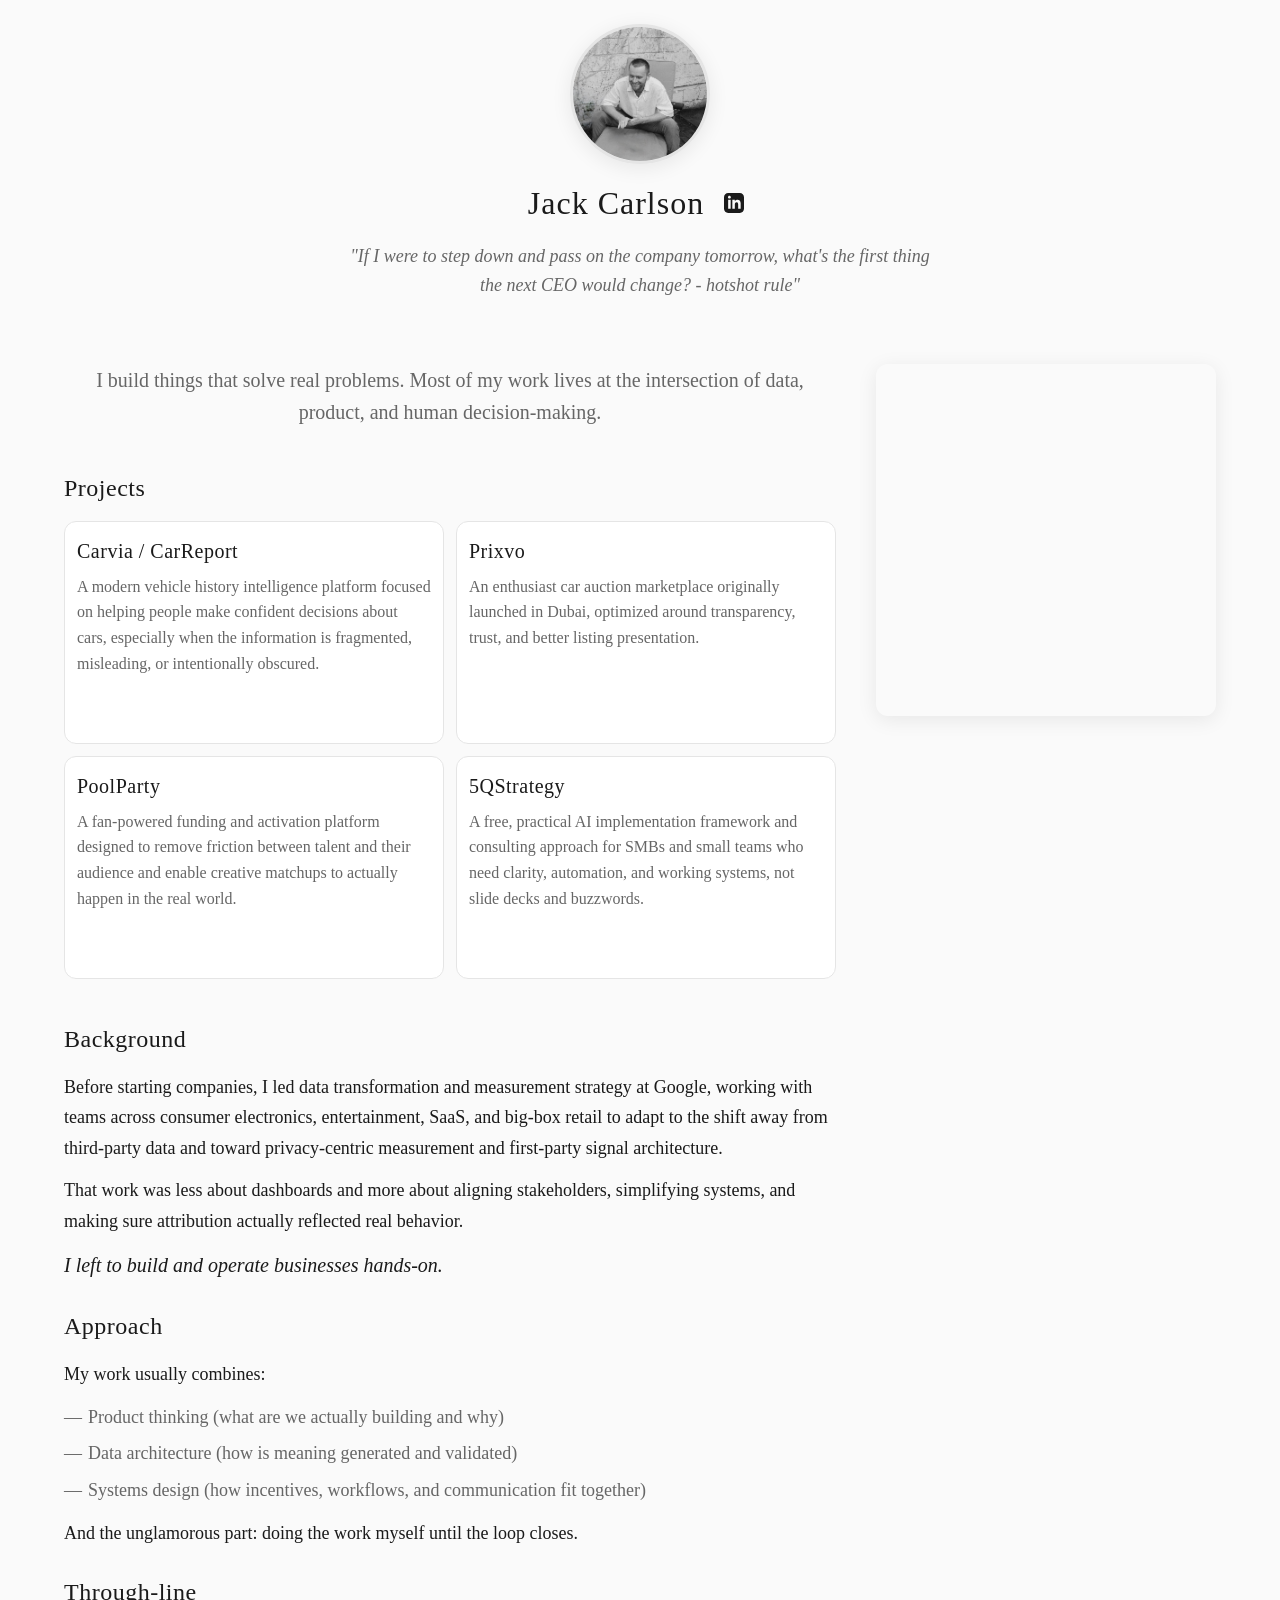
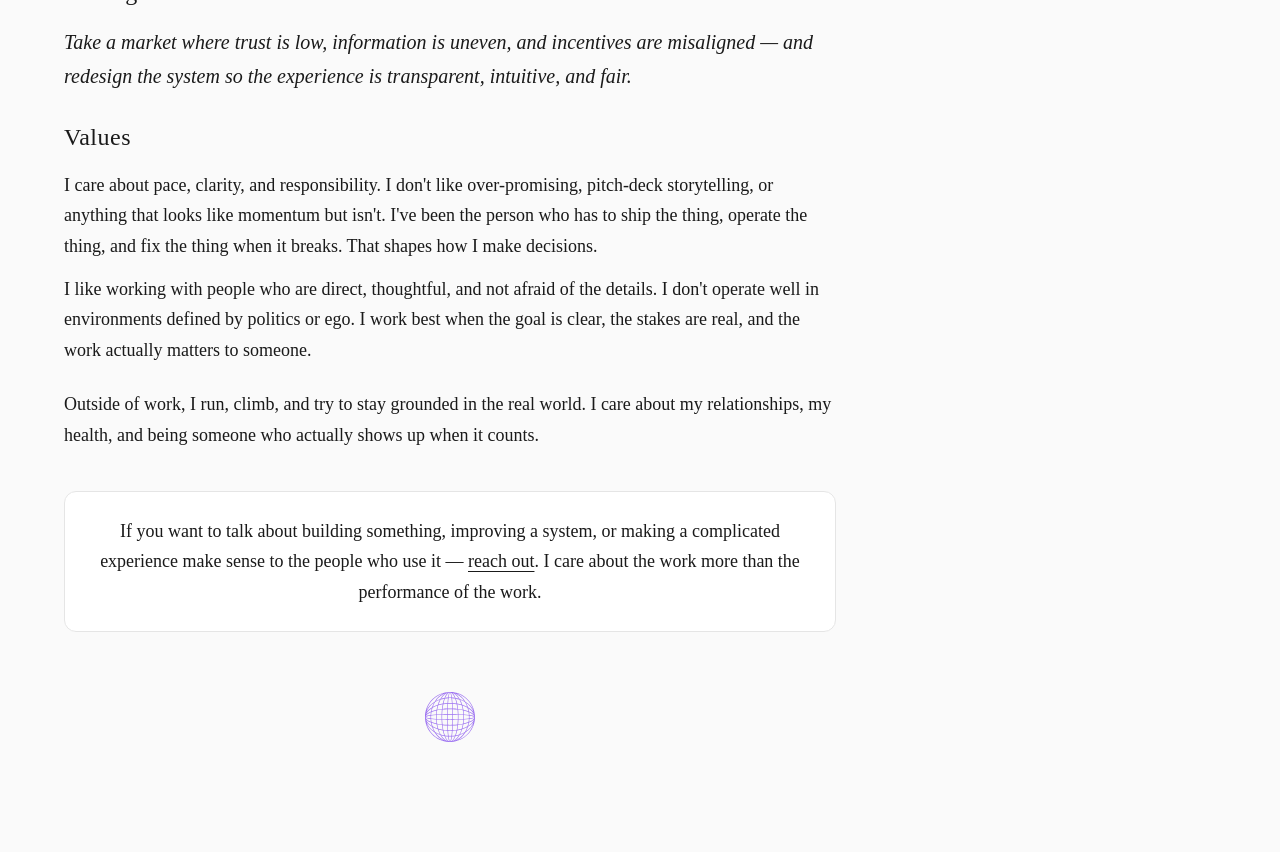
<file: index.html>
<!DOCTYPE html>
<html lang="en">
  <head>
    <!-- Google Tag Manager -->
    <script>(function(w,d,s,l,i){w[l]=w[l]||[];w[l].push({'gtm.start':
    new Date().getTime(),event:'gtm.js'});var f=d.getElementsByTagName(s)[0],
    j=d.createElement(s),dl=l!='dataLayer'?'&l='+l:'';j.async=true;j.src=
    'https://www.googletagmanager.com/gtm.js?id='+i+dl;f.parentNode.insertBefore(j,f);
    })(window,document,'script','dataLayer','GTM-PD54972R');</script>
    <!-- End Google Tag Manager -->
    <meta charset="UTF-8" />
    <meta name="viewport" content="width=device-width, initial-scale=1.0" />
    <title>Jack Carlson</title>
    <link rel="icon" type="image/png" href="favicon.png" />
    <link rel="stylesheet" href="styles.css" />
  </head>
  <body>
    <!-- Google Tag Manager (noscript) -->
    <noscript><iframe src="https://www.googletagmanager.com/ns.html?id=GTM-PD54972R"
    height="0" width="0" style="display:none;visibility:hidden"></iframe></noscript>
    <!-- End Google Tag Manager (noscript) -->
    <header>
      <div class="header-content">
        <img
          src="images/jack-headshot.jpg"
          alt="Jack Carlson"
          class="headshot"
        />
        <div class="header-text">
          <h1>Jack Carlson</h1>
          <a
            href="https://www.linkedin.com/in/jackyoungcarlson/"
            target="_blank"
            rel="noopener noreferrer"
            class="linkedin-link"
            aria-label="LinkedIn profile"
          >
            <svg
              xmlns="http://www.w3.org/2000/svg"
              width="20"
              height="20"
              viewBox="0 0 24 24"
              fill="currentColor"
              class="linkedin-icon"
            >
              <path
                d="M19 0h-14c-2.761 0-5 2.239-5 5v14c0 2.761 2.239 5 5 5h14c2.762 0 5-2.239 5-5v-14c0-2.761-2.238-5-5-5zm-11 19h-3v-11h3v11zm-1.5-12.268c-.966 0-1.75-.79-1.75-1.764s.784-1.764 1.75-1.764 1.75.79 1.75 1.764-.783 1.764-1.75 1.764zm13.5 12.268h-3v-5.604c0-3.368-4-3.113-4 0v5.604h-3v-11h3v1.765c1.396-2.586 7-2.777 7 2.476v6.759z"
              />
            </svg>
          </a>
        </div>
        <div class="quote-container">
          <p class="quote-text" id="quote-text"></p>
        </div>
      </div>
    </header>

    <main>
      <div class="content-wrapper">
        <div class="main-content">
          <section class="intro-section">
            <p class="intro-text">
              I build things that solve real problems. Most of my work lives at
              the intersection of data, product, and human decision-making.
            </p>
          </section>

          <section class="projects-gallery">
            <h2 class="section-title">Projects</h2>
            <div class="projects-grid">
              <article class="project-card">
                <div class="project-content">
                  <h3 class="project-title">
                    <a
                      href="https://carvia.ai"
                      target="_blank"
                      rel="noopener noreferrer"
                    >
                      Carvia / CarReport
                    </a>
                  </h3>
                  <p class="project-description">
                    A modern vehicle history intelligence platform focused on
                    helping people make confident decisions about cars,
                    especially when the information is fragmented, misleading,
                    or intentionally obscured.
                  </p>
                  <div class="project-link">
                    <a
                      href="https://carvia.ai"
                      target="_blank"
                      rel="noopener noreferrer"
                    >
                      Visit site →
                    </a>
                  </div>
                </div>
              </article>

              <article class="project-card">
                <div class="project-content">
                  <h3 class="project-title">
                    <a
                      href="https://prixvo.com"
                      target="_blank"
                      rel="noopener noreferrer"
                    >
                      Prixvo
                    </a>
                  </h3>
                  <p class="project-description">
                    An enthusiast car auction marketplace originally launched in
                    Dubai, optimized around transparency, trust, and better
                    listing presentation.
                  </p>
                  <div class="project-link">
                    <a
                      href="https://prixvo.com"
                      target="_blank"
                      rel="noopener noreferrer"
                    >
                      Visit site →
                    </a>
                  </div>
                </div>
              </article>

              <article class="project-card">
                <div class="project-content">
                  <h3 class="project-title">
                    <a
                      href="https://gopoolparty.com"
                      target="_blank"
                      rel="noopener noreferrer"
                    >
                      PoolParty
                    </a>
                  </h3>
                  <p class="project-description">
                    A fan-powered funding and activation platform designed to
                    remove friction between talent and their audience and enable
                    creative matchups to actually happen in the real world.
                  </p>
                  <div class="project-link">
                    <a
                      href="https://gopoolparty.com"
                      target="_blank"
                      rel="noopener noreferrer"
                    >
                      Visit site →
                    </a>
                  </div>
                </div>
              </article>

              <article class="project-card">
                <div class="project-content">
                  <h3 class="project-title">
                    <a
                      href="https://5qstrategy.com"
                      target="_blank"
                      rel="noopener noreferrer"
                    >
                      5QStrategy
                    </a>
                  </h3>
                  <p class="project-description">
                    A free, practical AI implementation framework and consulting
                    approach for SMBs and small teams who need clarity,
                    automation, and working systems, not slide decks and
                    buzzwords.
                  </p>
                  <div class="project-link">
                    <a
                      href="https://5qstrategy.com"
                      target="_blank"
                      rel="noopener noreferrer"
                    >
                      Visit site →
                    </a>
                  </div>
                </div>
              </article>
            </div>
          </section>

          <section class="about-section">
            <div class="about-content">
              <div class="about-block">
                <h2 class="section-title">Background</h2>
                <p>
                  Before starting companies, I led data transformation and
                  measurement strategy at Google, working with teams across
                  consumer electronics, entertainment, SaaS, and big-box retail
                  to adapt to the shift away from third-party data and toward
                  privacy-centric measurement and first-party signal
                  architecture.
                </p>
                <p>
                  That work was less about dashboards and more about aligning
                  stakeholders, simplifying systems, and making sure attribution
                  actually reflected real behavior.
                </p>
                <p class="emphasis">
                  I left to build and operate businesses hands-on.
                </p>
              </div>

              <div class="about-block">
                <h2 class="section-title">Approach</h2>
                <p>My work usually combines:</p>
                <ul>
                  <li>
                    Product thinking (what are we actually building and why)
                  </li>
                  <li>
                    Data architecture (how is meaning generated and validated)
                  </li>
                  <li>
                    Systems design (how incentives, workflows, and communication
                    fit together)
                  </li>
                </ul>
                <p>
                  And the unglamorous part: doing the work myself until the loop
                  closes.
                </p>
              </div>

              <div class="about-block">
                <h2 class="section-title">Through-line</h2>
                <p class="emphasis">
                  Take a market where trust is low, information is uneven, and
                  incentives are misaligned — and redesign the system so the
                  experience is transparent, intuitive, and fair.
                </p>
              </div>

              <div class="about-block">
                <h2 class="section-title">Values</h2>
                <p>
                  I care about pace, clarity, and responsibility. I don't like
                  over-promising, pitch-deck storytelling, or anything that
                  looks like momentum but isn't. I've been the person who has to
                  ship the thing, operate the thing, and fix the thing when it
                  breaks. That shapes how I make decisions.
                </p>
                <p>
                  I like working with people who are direct, thoughtful, and not
                  afraid of the details. I don't operate well in environments
                  defined by politics or ego. I work best when the goal is
                  clear, the stakes are real, and the work actually matters to
                  someone.
                </p>
              </div>

              <div class="about-block">
                <p>
                  Outside of work, I run, climb, and try to stay grounded in the
                  real world. I care about my relationships, my health, and
                  being someone who actually shows up when it counts.
                </p>
              </div>
            </div>
          </section>

          <section class="contact-section">
            <p>
              If you want to talk about building something, improving a system,
              or making a complicated experience make sense to the people who
              use it —
              <a href="mailto:me@jackyoungcarlson.com">reach out</a>. I care
              about the work more than the performance of the work.
            </p>
          </section>

          <div class="logo-container">
            <img src="images/logo.svg" alt="Logo" class="logo" />
          </div>
        </div>

        <aside class="spotify-sidebar">
          <div class="spotify-player">
            <iframe
              data-testid="embed-iframe"
              style="border-radius: 12px"
              src="https://open.spotify.com/embed/playlist/7G6Olj6FdabKcpLM0HSKh6?utm_source=generator&theme=0"
              width="100%"
              height="352"
              frameborder="0"
              allowfullscreen=""
              allow="autoplay; clipboard-write; encrypted-media; fullscreen; picture-in-picture"
              loading="lazy"
            ></iframe>
          </div>
        </aside>
      </div>
    </main>

    <script>
      const quotes = [
        "A fool and his money are soon parted.",
        "It's in all the slimming magazines",
        "Once we get 1 million in sales let's get matching Ferraris",
        "Great art doesn't follow tastes it stretches them",
        "The most important pieces of storytelling: intention and obstacle and have stakes if they don't know what's at stake they won't be interested",
        "The best pizza is the one you have",
        "Winners simply do what losers aren't willing to do",
        "If I were to step down and pass on the company tomorrow, what's the first thing the next CEO would change? - hotshot rule",
        "About whose opinion do I care?",
        "Get in get it done get it done right and get out",
        "People think I'm a gambler. I've never gambled in my life. To me, a gambler is someone who plays slot machines. I prefer to own the slot machines. It's very good business being the house.",
        "First last, best worst, weirdest",
        "How do we make sharing an integral part of our product?",
        "Write your story, then make it happen",
        "The only good positioning is counter positioning",
        "Life is suffering, find the thing worth suffering for",
        "Nature optimizes for the whole",
        "Shake em, this pissing contest is over",
      ];

      let currentQuoteIndex = -1;

      function getRandomQuote() {
        let newIndex;
        do {
          newIndex = Math.floor(Math.random() * quotes.length);
        } while (newIndex === currentQuoteIndex && quotes.length > 1);
        currentQuoteIndex = newIndex;
        return quotes[newIndex];
      }

      function showQuote() {
        const quoteElement = document.getElementById("quote-text");
        quoteElement.style.opacity = "0";
        quoteElement.style.transform = "translateY(10px)";

        setTimeout(() => {
          const quote = getRandomQuote();
          quoteElement.textContent = `"${quote}"`;
          quoteElement.style.opacity = "1";
          quoteElement.style.transform = "translateY(0)";
        }, 300);
      }

      // Show initial quote
      document.addEventListener("DOMContentLoaded", () => {
        showQuote();
        // Change quote every 8 seconds
        setInterval(showQuote, 8000);
      });
    </script>
  </body>
</html>
</file>
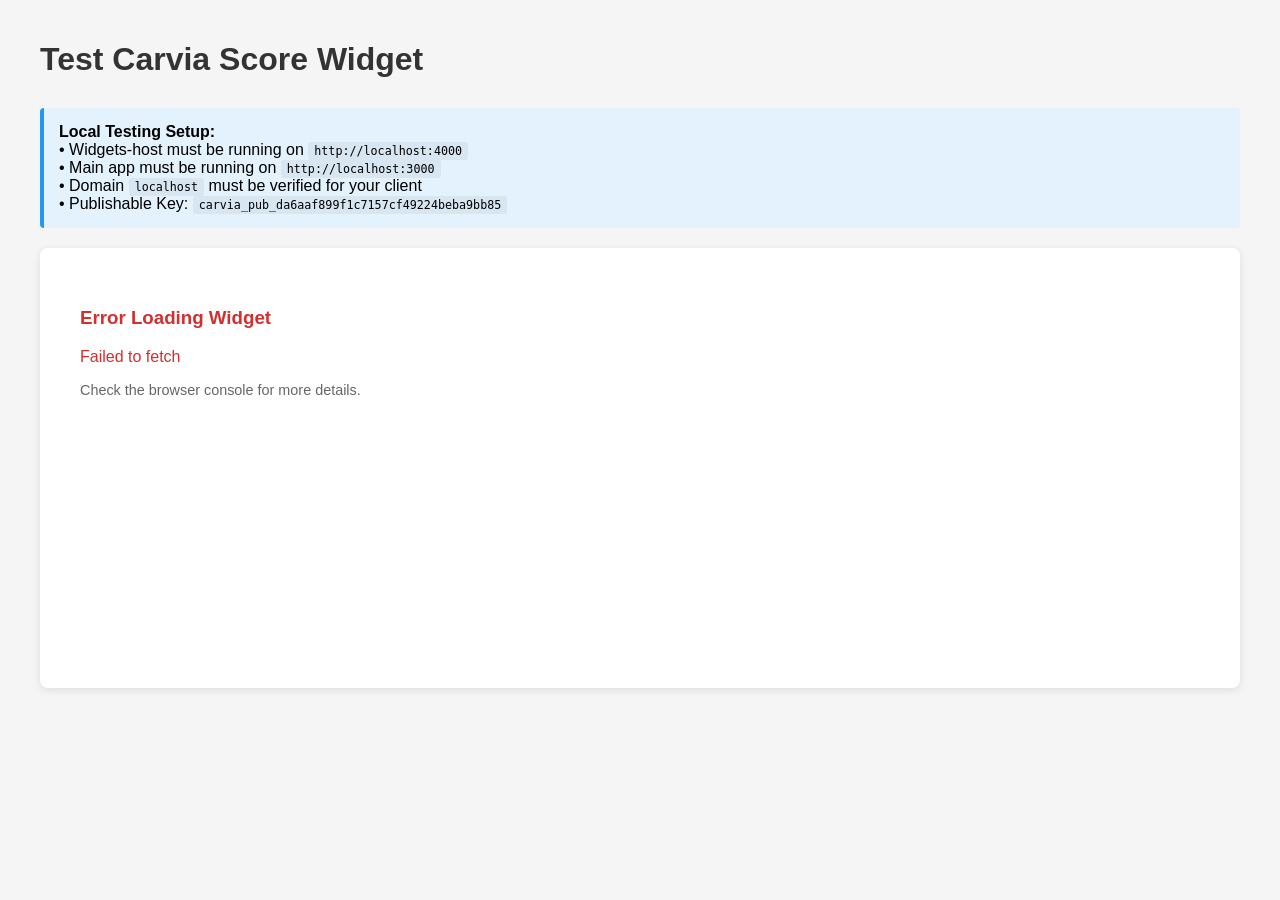
<file: carvia-widget-test.html>
<!DOCTYPE html>
<html>
  <head>
    <!-- Google Tag Manager -->
    <script>(function(w,d,s,l,i){w[l]=w[l]||[];w[l].push({'gtm.start':
    new Date().getTime(),event:'gtm.js'});var f=d.getElementsByTagName(s)[0],
    j=d.createElement(s),dl=l!='dataLayer'?'&l='+l:'';j.async=true;j.src=
    'https://www.googletagmanager.com/gtm.js?id='+i+dl;f.parentNode.insertBefore(j,f);
    })(window,document,'script','dataLayer','GTM-PD54972R');</script>
    <!-- End Google Tag Manager -->
    <title>Carvia Score Widget Test</title>
    <style>
      body {
        font-family: -apple-system, BlinkMacSystemFont, "Segoe UI", Roboto,
          Oxygen, Ubuntu, Cantarell, sans-serif;
        max-width: 1200px;
        margin: 0 auto;
        padding: 20px;
        background: #f5f5f5;
      }
      h1 {
        color: #333;
        margin-bottom: 30px;
      }
      #carvia-widget {
        background: white;
        border-radius: 8px;
        padding: 20px;
        box-shadow: 0 2px 8px rgba(0, 0, 0, 0.1);
        min-height: 400px;
      }
      .info {
        background: #e3f2fd;
        border-left: 4px solid #2196f3;
        padding: 15px;
        margin-bottom: 20px;
        border-radius: 4px;
      }
      .info code {
        background: rgba(0, 0, 0, 0.05);
        padding: 2px 6px;
        border-radius: 3px;
        font-size: 0.9em;
      }
    </style>
  </head>
  <body>
    <!-- Google Tag Manager (noscript) -->
    <noscript><iframe src="https://www.googletagmanager.com/ns.html?id=GTM-PD54972R"
    height="0" width="0" style="display:none;visibility:hidden"></iframe></noscript>
    <!-- End Google Tag Manager (noscript) -->
    <h1>Test Carvia Score Widget</h1>

    <div class="info">
      <strong>Local Testing Setup:</strong><br />
      • Widgets-host must be running on <code>http://localhost:4000</code><br />
      • Main app must be running on <code>http://localhost:3000</code><br />
      • Domain <code>localhost</code> must be verified for your client<br />
      • Publishable Key:
      <code>carvia_pub_da6aaf899f1c7157cf49224beba9bb85</code>
    </div>

    <div id="carvia-widget"></div>

    <!-- Use localhost SDK for local testing -->
    <script>
      // Inline SDK with localhost origin for local testing
      (function () {
        const W = (window.CarviaWidgets = window.CarviaWidgets || {});
        const instances = new Map();
        const ORIGIN = "http://localhost:4000"; // Local testing origin

        function createIframe(mountEl, url) {
          const f = document.createElement("iframe");
          f.src = url;
          f.loading = "lazy";
          f.title = "Carvia Widget";
          f.style.width = "100%";
          f.style.border = "0";
          f.style.display = "block";
          f.setAttribute(
            "sandbox",
            "allow-scripts allow-forms allow-same-origin"
          );
          mountEl.appendChild(f);
          return f;
        }

        async function exchangePK(publishableKey, widget) {
          // For file:// protocol, use localhost as fallback origin
          const origin = window.location.origin || "http://localhost";
          const res = await fetch(`${ORIGIN}/api/sessions-pk`, {
            method: "POST",
            headers: {
              "content-type": "application/json",
              Origin: origin, // Send current origin (or localhost fallback for file://)
            },
            body: JSON.stringify({ publishableKey, widget }),
          });
          if (!res.ok) {
            const errorText = await res.text();
            throw new Error(
              `session_exchange_failed: ${res.status} ${errorText}`
            );
          }
          return res.json();
        }

        function mount(selectorOrEl, opts) {
          const el =
            typeof selectorOrEl === "string"
              ? document.querySelector(selectorOrEl)
              : selectorOrEl;
          if (!el) throw new Error("mount_element_not_found");
          const { widget, publishableKey, inputs, onReady, onError } =
            opts || {};
          if (!widget || !publishableKey)
            throw new Error("missing_widget_or_key");

          const io = new IntersectionObserver(
            async (entries) => {
              if (!entries.some((e) => e.isIntersecting)) return;
              io.disconnect();
              try {
                console.log(
                  "[SDK] Exchanging publishable key for session token..."
                );
                const { iframeUrl } = await exchangePK(publishableKey, widget);
                console.log("[SDK] Got iframe URL:", iframeUrl);
                const fullUrl = `${ORIGIN}${iframeUrl}`;
                console.log("[SDK] Full iframe URL:", fullUrl);
                const f = createIframe(el, fullUrl);

                function onMessage(e) {
                  if (e.source !== f.contentWindow) return;
                  if (!e.data || e.data.__carvia !== true) return;
                  console.log("[SDK] Received message:", e.data.type);
                  if (e.data.type === "ready") {
                    console.log("[SDK] Widget ready, sending props:", inputs);
                    onReady && onReady();
                    f.contentWindow.postMessage(
                      {
                        __carvia: true,
                        type: "setProps",
                        payload: inputs || {},
                      },
                      "*"
                    );
                  } else if (e.data.type === "resize") {
                    f.style.height = (e.data.h || 0) + "px";
                  } else if (e.data.type === "error") {
                    console.error("[SDK] Widget error:", e.data.error);
                    onError && onError(e.data.error);
                  }
                }
                window.addEventListener("message", onMessage);
                instances.set(el, { f, onMessage });
              } catch (e) {
                console.error("[SDK] Mount error:", e);
                onError && onError(e);
              }
            },
            { rootMargin: "200px" }
          );

          io.observe(el);
        }

        function setProps(selectorOrEl, payload) {
          const el =
            typeof selectorOrEl === "string"
              ? document.querySelector(selectorOrEl)
              : selectorOrEl;
          const inst = [...instances.entries()].find(([k]) => k === el)?.[1];
          if (!inst) return;
          inst.f.contentWindow.postMessage(
            { __carvia: true, type: "setProps", payload },
            "*"
          );
        }

        function destroy(selectorOrEl) {
          const el =
            typeof selectorOrEl === "string"
              ? document.querySelector(selectorOrEl)
              : selectorOrEl;
          const inst = [...instances.entries()].find(([k]) => k === el)?.[1];
          if (!inst) return;
          window.removeEventListener("message", inst.onMessage);
          inst.f.remove();
          instances.delete(el);
        }

        W.mount = mount;
        W.setProps = setProps;
        W.destroy = destroy;
      })();
    </script>

    <script>
      // Mount the widget
      console.log("[Test] Mounting Carvia Score Widget...");
      CarviaWidgets.mount("#carvia-widget", {
        widget: "carvia-score-widget",
        publishableKey: "carvia_pub_da6aaf899f1c7157cf49224beba9bb85",
        inputs: {
          vin: "1HGCT1B86EA014310",
          mileage: 50000,
          listingPrice: 25000,
        },
        onReady: () => {
          console.log("[Test] Widget ready!");
        },
        onError: (err) => {
          console.error("[Test] Widget error:", err);
          document.getElementById("carvia-widget").innerHTML = `
            <div style="padding: 20px; color: #d32f2f;">
              <h3>Error Loading Widget</h3>
              <p>${err.message || err}</p>
              <p style="font-size: 0.9em; margin-top: 10px; color: #666;">
                Check the browser console for more details.
              </p>
            </div>
          `;
        },
      });
    </script>
  </body>
</html>
</file>
<file: styles.css>
* {
  margin: 0;
  padding: 0;
  box-sizing: border-box;
}

:root {
  --color-bg: #fafafa;
  --color-text: #1a1a1a;
  --color-text-light: #666;
  --color-border: #e5e5e5;
  --color-accent: #1a1a1a;
  --color-card-bg: #ffffff;
  --spacing-xs: 6px;
  --spacing-sm: 12px;
  --spacing-md: 24px;
  --spacing-lg: 40px;
  --spacing-xl: 60px;
  --border-radius: 12px;
  --transition: all 0.3s cubic-bezier(0.4, 0, 0.2, 1);
}

body {
  font-family: Georgia, "Times New Roman", serif;
  color: var(--color-text);
  background-color: var(--color-bg);
  line-height: 1.7;
  font-size: 18px;
  padding: 0;
  -webkit-font-smoothing: antialiased;
  -moz-osx-font-smoothing: grayscale;
}

/* Header */
header {
  padding: var(--spacing-md) var(--spacing-md);
  text-align: center;
  margin-bottom: var(--spacing-lg);
  animation: fadeInUp 0.8s ease-out;
}

.header-content {
  max-width: 600px;
  margin: 0 auto;
}

.headshot {
  width: 140px;
  height: 140px;
  border-radius: 50%;
  object-fit: cover;
  margin-bottom: var(--spacing-sm);
  display: block;
  margin-left: auto;
  margin-right: auto;
  border: 3px solid var(--color-border);
  transition: var(--transition);
  box-shadow: 0 4px 20px rgba(0, 0, 0, 0.08);
}

.headshot:hover {
  transform: scale(1.05);
  box-shadow: 0 8px 30px rgba(0, 0, 0, 0.12);
}

.header-text {
  display: flex;
  align-items: center;
  justify-content: center;
  gap: var(--spacing-sm);
}

h1 {
  font-size: 32px;
  font-weight: normal;
  letter-spacing: 1px;
  margin: 0;
  color: var(--color-text);
}

.linkedin-link {
  display: inline-flex;
  align-items: center;
  justify-content: center;
  width: 36px;
  height: 36px;
  border-radius: 50%;
  color: var(--color-text);
  text-decoration: none;
  transition: var(--transition);
  background: transparent;
}

.linkedin-link:hover {
  background: var(--color-border);
  transform: translateY(-2px);
}

.linkedin-icon {
  display: block;
}

/* Main */
main {
  max-width: 1200px;
  margin: 0 auto;
  padding: 0 var(--spacing-md) var(--spacing-xl);
}

.content-wrapper {
  display: flex;
  gap: var(--spacing-lg);
  align-items: flex-start;
}

.main-content {
  flex: 1;
  min-width: 0;
}

/* Intro Section */
.intro-section {
  margin-bottom: var(--spacing-lg);
  text-align: center;
  animation: fadeInUp 0.8s ease-out 0.2s both;
}

.intro-text {
  font-size: 20px;
  line-height: 1.6;
  color: var(--color-text-light);
  font-weight: 400;
}

/* Quote in Header */
.quote-container {
  margin-top: var(--spacing-sm);
  text-align: center;
  min-height: 40px;
  display: flex;
  align-items: center;
  justify-content: center;
}

.quote-text {
  font-size: 18px;
  font-style: italic;
  color: var(--color-text-light);
  line-height: 1.6;
  margin: 0;
  transition: opacity 0.3s ease, transform 0.3s ease;
}

/* Spotify Sidebar */
.spotify-sidebar {
  flex-shrink: 0;
  width: 340px;
  position: sticky;
  top: 20px;
  align-self: flex-start;
}

.spotify-player {
  width: 100%;
  border-radius: var(--border-radius);
  overflow: hidden;
  box-shadow: 0 4px 20px rgba(0, 0, 0, 0.08);
  transition: var(--transition);
}

.spotify-player:hover {
  box-shadow: 0 8px 30px rgba(0, 0, 0, 0.12);
  transform: translateY(-2px);
}

.spotify-player iframe {
  display: block;
  width: 100%;
  border: none;
}

/* Section Titles */
.section-title {
  font-size: 24px;
  font-weight: normal;
  letter-spacing: 0.5px;
  margin-bottom: var(--spacing-sm);
  color: var(--color-text);
}

/* Projects Gallery */
.projects-gallery {
  margin-bottom: var(--spacing-lg);
  animation: fadeInUp 0.8s ease-out 0.3s both;
}

.projects-grid {
  display: grid;
  grid-template-columns: repeat(auto-fit, minmax(280px, 1fr));
  gap: var(--spacing-sm);
  margin-top: var(--spacing-sm);
}

.project-card {
  background: var(--color-card-bg);
  border: 1px solid var(--color-border);
  border-radius: var(--border-radius);
  padding: var(--spacing-sm);
  transition: var(--transition);
  position: relative;
  overflow: hidden;
  animation: fadeInUp 0.6s ease-out both;
  cursor: pointer;
}

.project-card:nth-child(1) {
  animation-delay: 0.4s;
}

.project-card:nth-child(2) {
  animation-delay: 0.5s;
}

.project-card:nth-child(3) {
  animation-delay: 0.6s;
}

.project-card:nth-child(4) {
  animation-delay: 0.7s;
}

.project-card::before {
  content: '';
  position: absolute;
  top: 0;
  left: 0;
  right: 0;
  height: 3px;
  background: linear-gradient(90deg, var(--color-accent), transparent);
  transform: scaleX(0);
  transform-origin: left;
  transition: transform 0.4s cubic-bezier(0.4, 0, 0.2, 1);
}

.project-card:hover {
  transform: translateY(-4px);
  box-shadow: 0 12px 40px rgba(0, 0, 0, 0.1);
  border-color: var(--color-accent);
}

.project-card:hover::before {
  transform: scaleX(1);
}

.project-content {
  position: relative;
  z-index: 1;
}

.project-title {
  font-size: 20px;
  font-weight: normal;
  margin-bottom: var(--spacing-xs);
  letter-spacing: 0.5px;
}

.project-title a {
  color: var(--color-text);
  text-decoration: none;
  transition: var(--transition);
}

.project-card:hover .project-title a {
  color: var(--color-accent);
}

.project-description {
  color: var(--color-text-light);
  font-size: 16px;
  line-height: 1.6;
  margin-bottom: var(--spacing-sm);
}

.project-link {
  margin-top: var(--spacing-md);
  opacity: 0;
  transform: translateY(8px);
  transition: var(--transition);
}

.project-card:hover .project-link {
  opacity: 1;
  transform: translateY(0);
}

.project-link a {
  color: var(--color-accent);
  text-decoration: none;
  font-weight: 500;
  font-size: 15px;
  display: inline-flex;
  align-items: center;
  gap: 4px;
  transition: var(--transition);
}

.project-link a:hover {
  gap: 8px;
}

/* About Section */
.about-section {
  margin-bottom: var(--spacing-lg);
  animation: fadeInUp 0.8s ease-out 0.8s both;
}

.about-content {
  display: flex;
  flex-direction: column;
  gap: var(--spacing-md);
}

.about-block {
  opacity: 0;
  animation: fadeInUp 0.6s ease-out both;
}

.about-block:nth-child(1) {
  animation-delay: 0.9s;
}

.about-block:nth-child(2) {
  animation-delay: 1s;
}

.about-block:nth-child(3) {
  animation-delay: 1.1s;
}

.about-block:nth-child(4) {
  animation-delay: 1.2s;
}

.about-block:nth-child(5) {
  animation-delay: 1.3s;
}

.about-block p {
  margin-bottom: var(--spacing-sm);
  color: var(--color-text);
  line-height: 1.7;
}

.about-block p:last-child {
  margin-bottom: 0;
}

.about-block ul {
  list-style: none;
  margin: var(--spacing-sm) 0;
  padding-left: 0;
}

.about-block ul li {
  padding-left: var(--spacing-md);
  margin-bottom: var(--spacing-xs);
  position: relative;
  color: var(--color-text-light);
  line-height: 1.7;
}

.about-block ul li::before {
  content: "—";
  position: absolute;
  left: 0;
  color: var(--color-text-light);
}

.emphasis {
  font-style: italic;
  color: var(--color-text);
  font-size: 20px;
  line-height: 1.6;
  margin-top: var(--spacing-sm);
}

/* Contact Section */
.contact-section {
  margin-bottom: var(--spacing-lg);
  text-align: center;
  padding: var(--spacing-md);
  background: var(--color-card-bg);
  border-radius: var(--border-radius);
  border: 1px solid var(--color-border);
  animation: fadeInUp 0.8s ease-out 1.4s both;
}

.contact-section p {
  color: var(--color-text);
  font-size: 18px;
  line-height: 1.7;
}

/* Links */
a {
  color: var(--color-accent);
  text-decoration: underline;
  text-decoration-thickness: 1px;
  text-underline-offset: 4px;
  transition: var(--transition);
}

a:hover {
  text-decoration-thickness: 2px;
  color: var(--color-text);
}

/* Logo */
.logo-container {
  text-align: center;
  margin-top: var(--spacing-xl);
  margin-bottom: var(--spacing-lg);
  animation: fadeIn 1s ease-out 1.5s both;
}

.logo {
  width: 50px;
  height: 50px;
  display: inline-block;
  cursor: pointer;
  transition: var(--transition);
  opacity: 0.6;
}

.logo:hover {
  opacity: 1;
  transform: rotateY(360deg);
  transition: transform 0.6s cubic-bezier(0.4, 0, 0.2, 1);
}

/* Animations */
@keyframes fadeInUp {
  from {
    opacity: 0;
    transform: translateY(30px);
  }
  to {
    opacity: 1;
    transform: translateY(0);
  }
}

@keyframes fadeIn {
  from {
    opacity: 0;
  }
  to {
    opacity: 1;
  }
}

/* Responsive */
@media (max-width: 1024px) {
  .content-wrapper {
    flex-direction: column;
    gap: var(--spacing-md);
  }

  .spotify-sidebar {
    width: 100%;
    position: static;
    order: -1;
  }

  .projects-grid {
    grid-template-columns: repeat(auto-fit, minmax(280px, 1fr));
    gap: var(--spacing-sm);
  }
}

@media (max-width: 768px) {
  body {
    font-size: 16px;
  }

  header {
    padding: var(--spacing-md) var(--spacing-sm);
    margin-bottom: var(--spacing-md);
  }

  .headshot {
    width: 120px;
    height: 120px;
  }

  h1 {
    font-size: 28px;
  }

  .intro-text {
    font-size: 18px;
  }

  .quote-text {
    font-size: 16px;
  }

  .section-title {
    font-size: 22px;
  }

  .projects-grid {
    grid-template-columns: 1fr;
    gap: var(--spacing-sm);
  }

  .project-card {
    padding: var(--spacing-sm);
  }

  .project-title {
    font-size: 18px;
  }

  .project-description {
    font-size: 15px;
  }

  .emphasis {
    font-size: 18px;
  }

  main {
    padding: 0 var(--spacing-sm) var(--spacing-md);
  }
}

@media (max-width: 480px) {
  .headshot {
    width: 100px;
    height: 100px;
  }

  h1 {
    font-size: 24px;
  }

  .intro-text {
    font-size: 18px;
  }

  .project-card {
    padding: var(--spacing-sm);
  }
}
</file>
